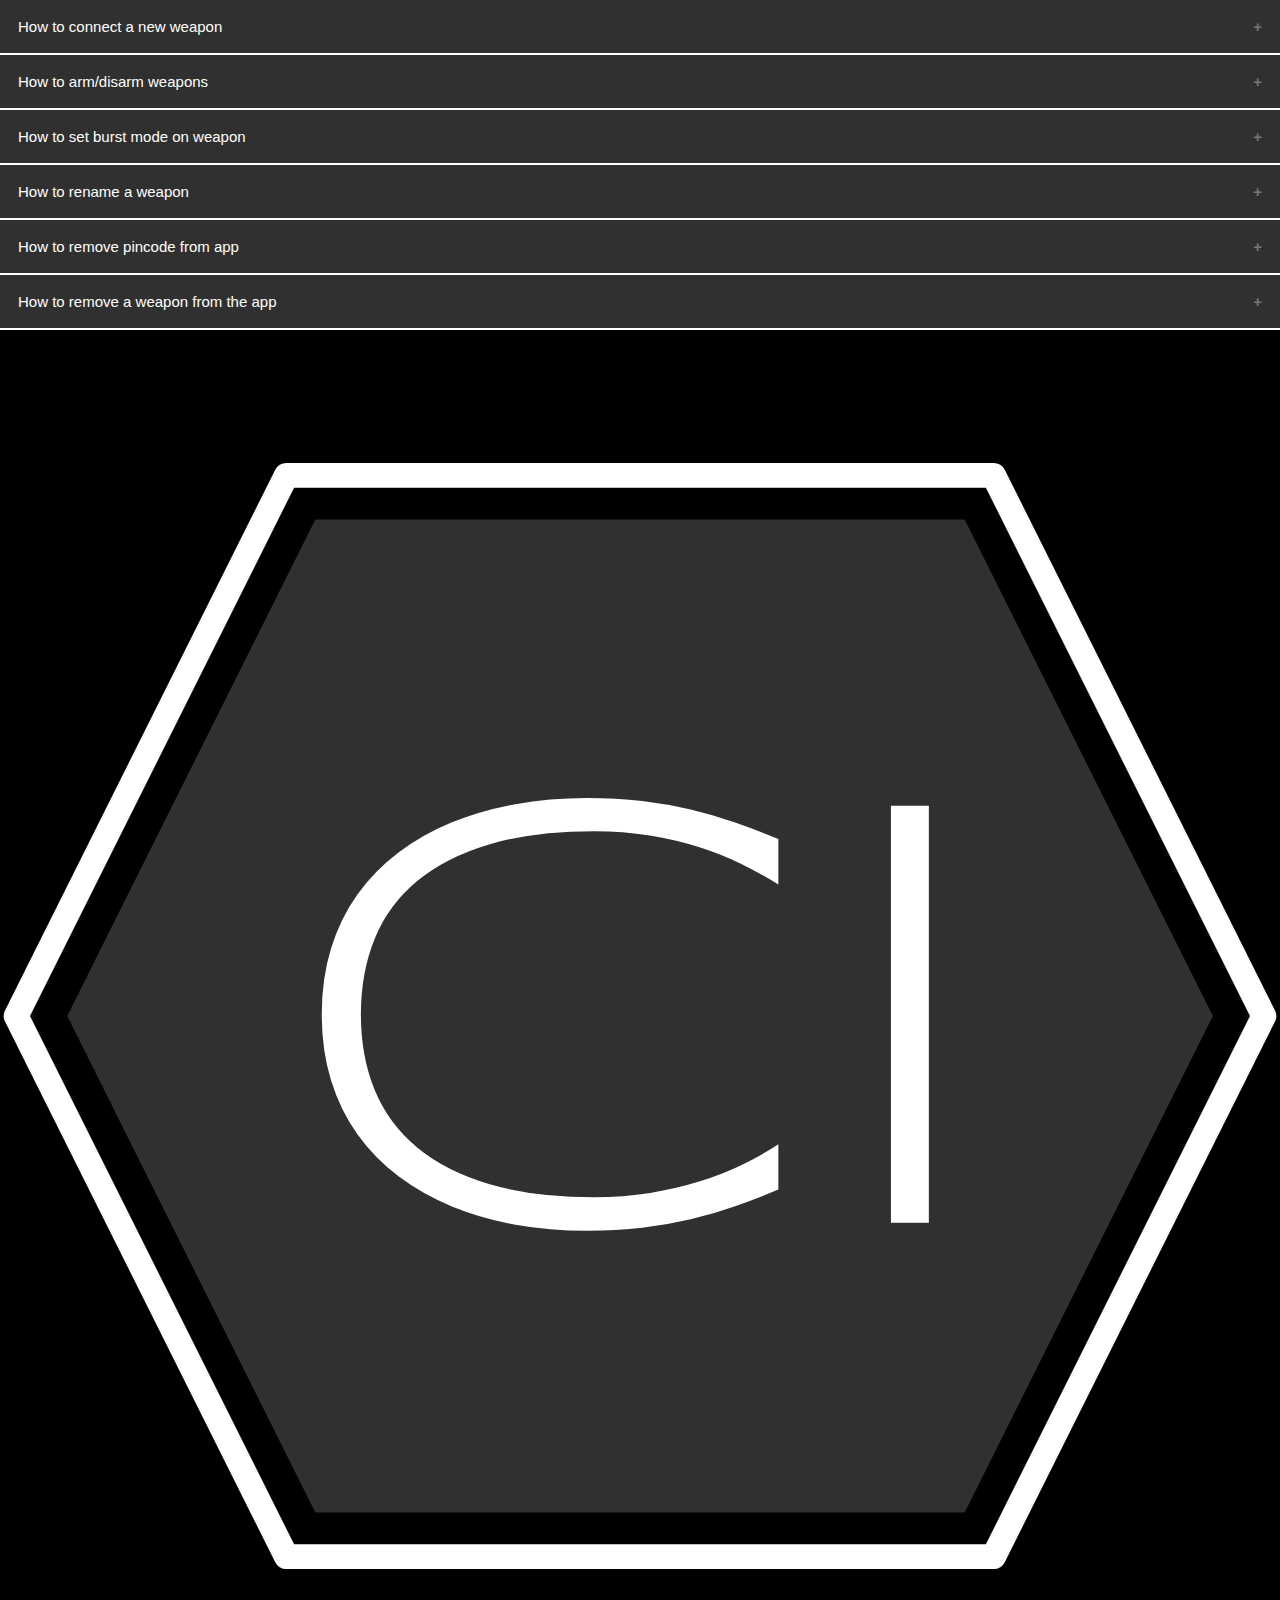
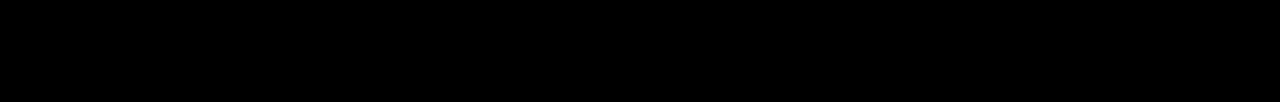
<file: app/src/main/assets/help_web/index.html>
<!DOCTYPE html>
<html>
    <head>
        <link rel="stylesheet" type="text/css" href="style.css" />
    </head>
    <body>


        <button class="accordion">How to connect a new weapon</button>
        <div class="panel">
            <ol>
                <li><p>Use your phones bluetooth settings to pair with the device</p></li>
                <li><p>Go to <span class="named">Devices</span> > <span class="named">Add device(+)</span></li>
                <li><p>Choose the device you previously paired with</p></li>
                <li><p>Your device is now connected!</p></li>
            </ol>
        </div>

        <button class="accordion">How to arm/disarm weapons</button>
        <div class="panel">
            <ol>
                <li><p>Go to <span class="named">Devices</span></p></li>
                <li><p>From here you can arm/disarm all your weapons</p></li>
            </ol>
        </div>

        <button class="accordion">How to set burst mode on weapon</button>
        <div class="panel">
            <ol>
                <li><p>Go to <span class="named">Devices</span></p></li>
                <li><p>Press the name of the weapon you want to control</p></li>
                <li><p>Press <span class="named">Start editing</span> and select the desired burst mode</p></li>
            </ol>
        </div>

        <button class="accordion">How to rename a weapon</button>
        <div class="panel">
            <ol>
                <li><p>Go to <span class="named">Devices</span> </p></li>
                <li><p>Press the name of the weapon you want to rename</p></li>
                <li><p>Press <span class="named">Start editing</span> and press the name</p></li>
            </ol>
        </div>

        <button class="accordion">How to remove pincode from app</button>
        <div class="panel">
            <p>For safety reasons you must have a pincode</p>
        </div>

        <button class="accordion">How to remove a weapon from the app</button>
        <div class="panel">
            <p>This is currently not possible. For now you can un-install the app and re-install it,
                but be aware this will remove all your weapons from the app</p>
        </div>


        <footer>
            <div id="ci-info">
                <img src="ci_logo.svg" />
                <div>
                    <h3>Anything else?</h3>
                    <p>website:<br><a href="http://cph.industries/">cph.industries</a></p>
                    <p>mail:<br><a href="mailto:HQ@Cph.Industries">HQ@Cph.Industries</a></p>
                    <p>phone:<br><a href=tel:+4524830310">+4524830310</a></p>
                </div>
            </div>

        </footer>

        <script>
            // fra: https://www.w3schools.com/howto/howto_js_accordion.asp

            var acc = document.getElementsByClassName("accordion");
            var i;

            for (i = 0; i < acc.length; i++) {
              acc[i].addEventListener("click", function() {
                this.classList.toggle("active");
                var panel = this.nextElementSibling;
                if (panel.style.maxHeight){
                  panel.style.maxHeight = null;
                } else {
                  panel.style.maxHeight = panel.scrollHeight + "px";
                }
              });
            }
        </script>
    </body>
</html>
</file>
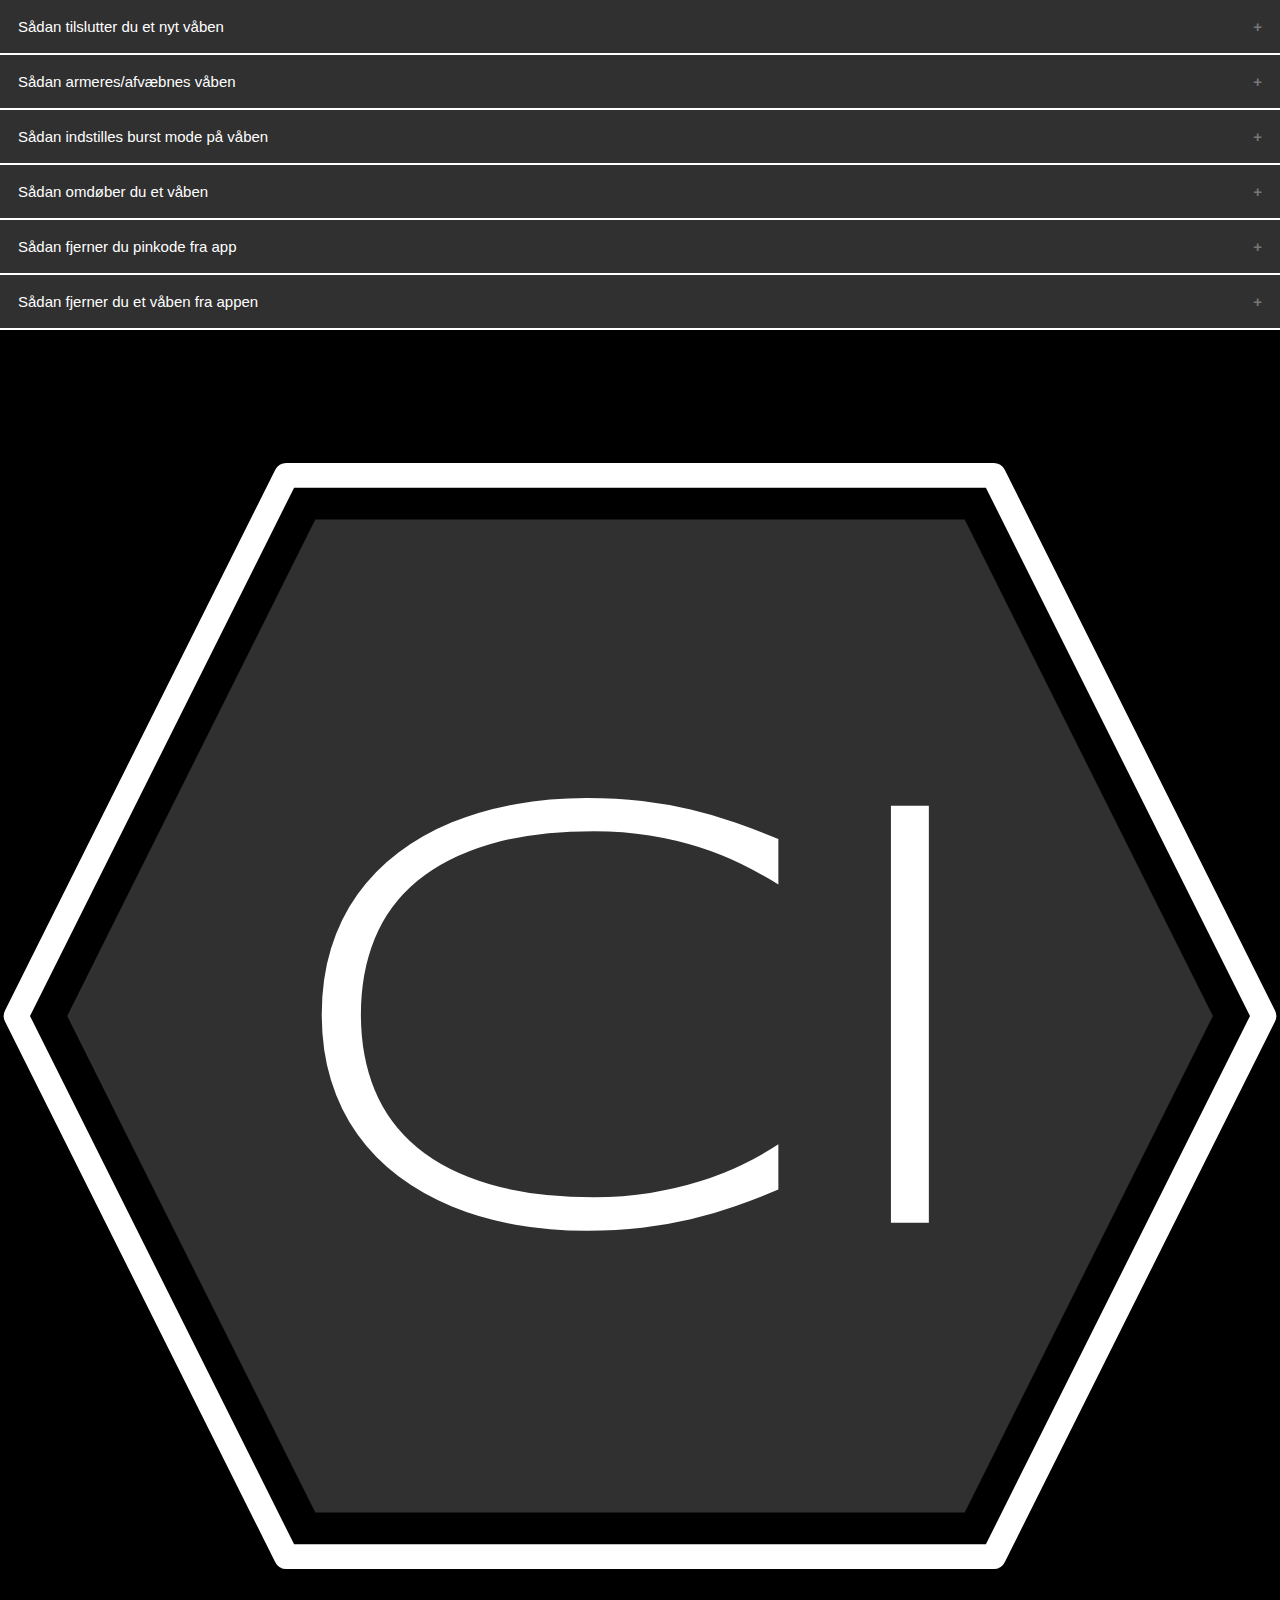
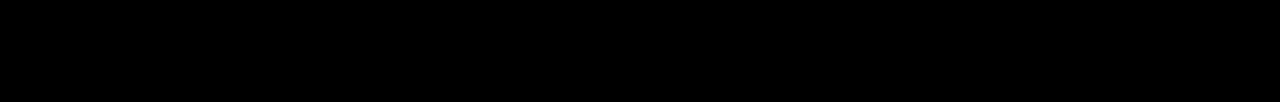
<file: app/src/main/assets/help_web/index_da.html>
<!DOCTYPE html>
<html>
    <head>
        <link rel="stylesheet" type="text/css" href="style.css" />
        <meta charset="utf-8">

    </head>
    <body>


        <button class="accordion">Sådan tilslutter du et nyt våben</button>
        <div class="panel">
            <ol>
                <li><p>Brug din telefons bluetooth indstillinger for at parre med enheden</p></li>
                <li><p>Gå til <span class="named">Enheder</span> > <span class="named">Tilføj enhed(+)</span></li>
                <li><p>Vælg den enhed, du tidligere har parret med</p></li>
                <li><p>Din enhed er nu forbundet!</p></li>
            </ol>
        </div>

        <button class="accordion">Sådan armeres/afvæbnes våben</button>
        <div class="panel">
            <ol>
                <li><p>Gå til <span class="named">Enheder</span></p></li>
                <li><p>Herfra kan du armere/afvæbne alle dine våben</p></li>
            </ol>
        </div>

        <button class="accordion">Sådan indstilles burst mode på våben</button>
        <div class="panel">
            <ol>
                <li><p>Gå til <span class="named">Enheder</span></p></li>
                <li><p>Tryk på navnet på det våben, du vil kontrollere</p></li>
                <li><p>Tryk på ikonet ud for <span class="named">Tilstand</span></p></li>
            </ol>
        </div>

        <button class="accordion">Sådan omdøber du et våben</button>
        <div class="panel">
            <ol>
                <li><p>Gå til <span class="named">Enheder</span> </p></li>
                <li><p>Tryk på navnet på det våben, du vil omdøbe</p></li>
                <li><p>I menuen tryk <span class="named">rediger</span>><span class="named">Skift navn på våben</span></p></li>
            </ol>
        </div>

        <button class="accordion">Sådan fjerner du pinkode fra app</button>
        <div class="panel">
            <p>Af sikkerhedsmæssige grunde skal du have en pinkode</p>
        </div>

        <button class="accordion">Sådan fjerner du et våben fra appen</button>
        <div class="panel">
            <li><p>Gå til <span class="named">Enheder</span> </p></li>
            <li><p>Tryk på navnet på det våben, du vil slette</p></li>
            <li><p>I menuen tryk <span class="named">slet</span></span></p></li>
        </div>


        <footer>
            <div id="ci-info">
                <img src="ci_logo.svg" />
                <div>
                    <h3>Ellers andet?</h3>
                    <p>Hjemmeside:<br><a href="http://cph.industries/">cph.industries</a></p>
                    <p>Mail:<br><a href="mailto:HQ@Cph.Industries">HQ@Cph.Industries</a></p>
                    <p>Telefon:<br><a href=tel:+4524830310">+4524830310</a></p>
                </div>
            </div>

        </footer>

        <script>
            // fra: https://www.w3schools.com/howto/howto_js_accordion.asp

            var acc = document.getElementsByClassName("accordion");
            var i;

            for (i = 0; i < acc.length; i++) {
              acc[i].addEventListener("click", function() {
                this.classList.toggle("active");
                var panel = this.nextElementSibling;
                if (panel.style.maxHeight){
                  panel.style.maxHeight = null;
                } else {
                  panel.style.maxHeight = panel.scrollHeight + "px";
                }
              });
            }
        </script>
    </body>
</html>
</file>
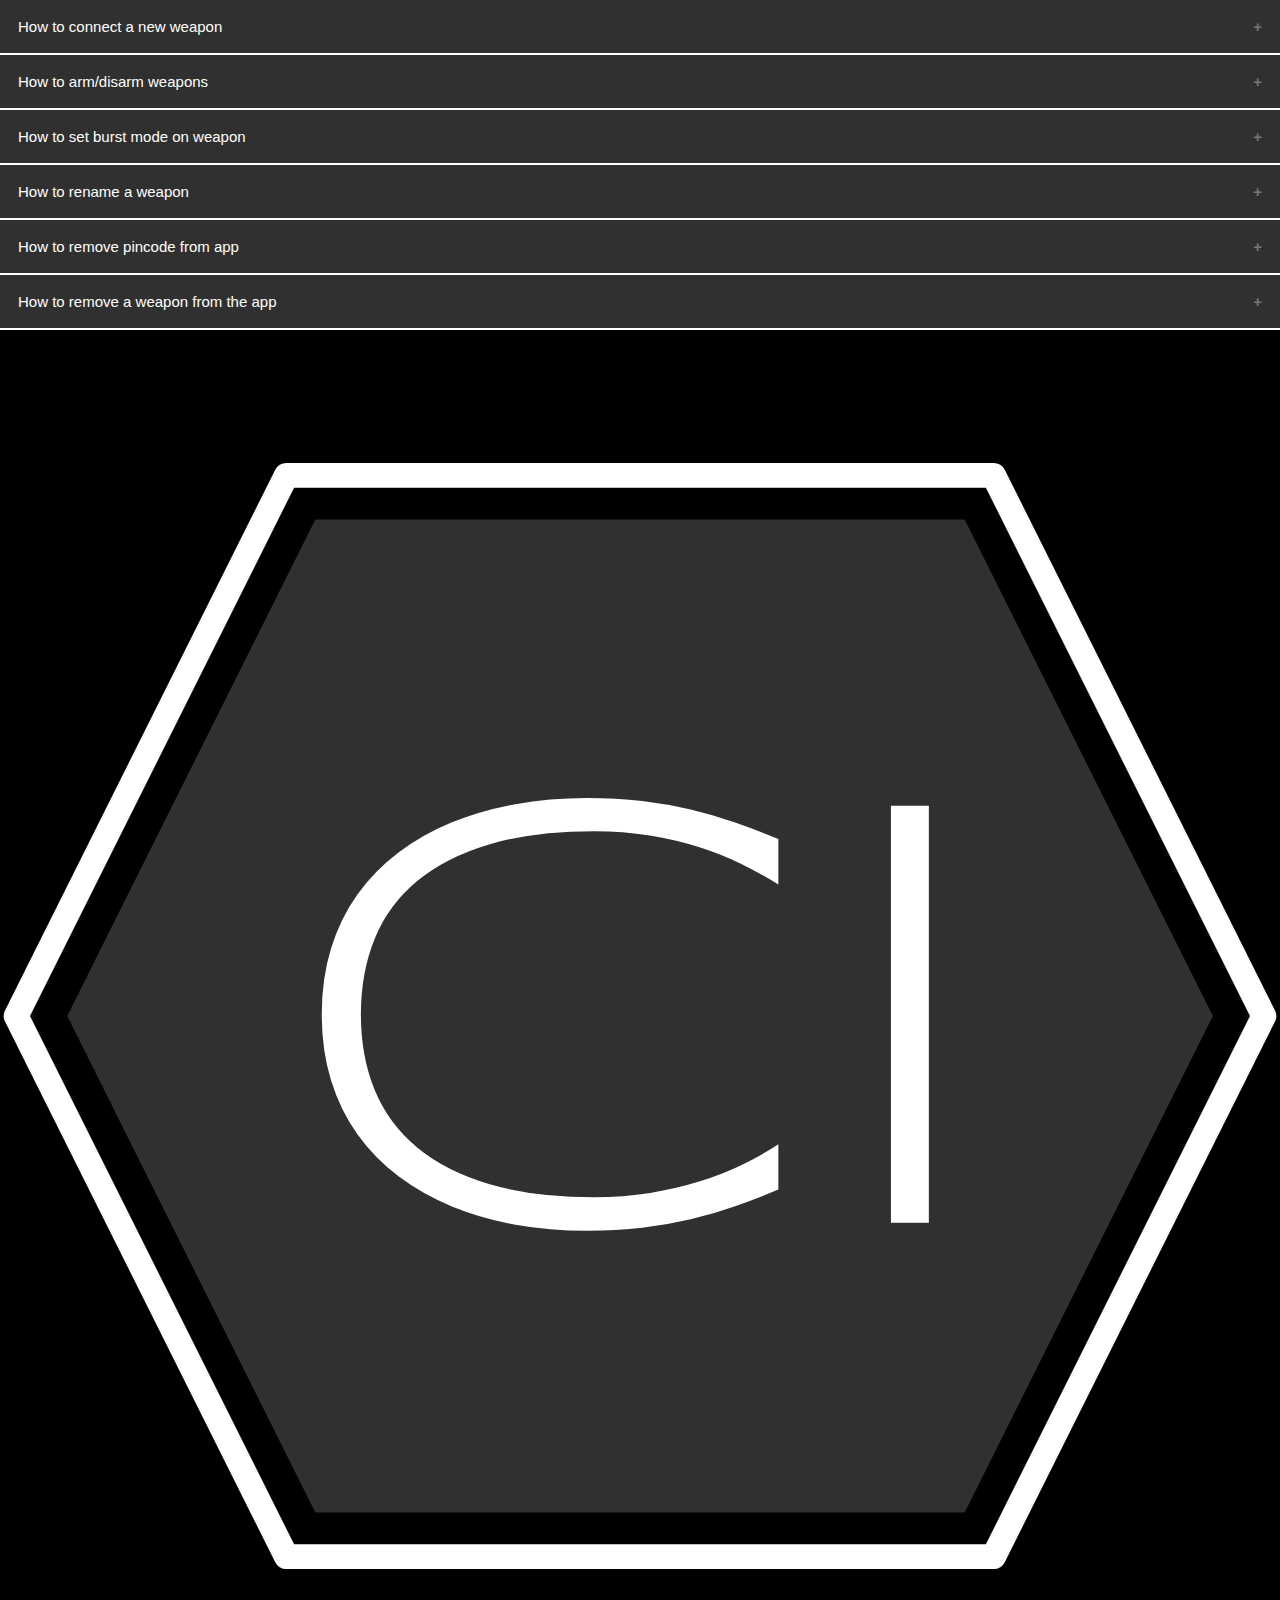
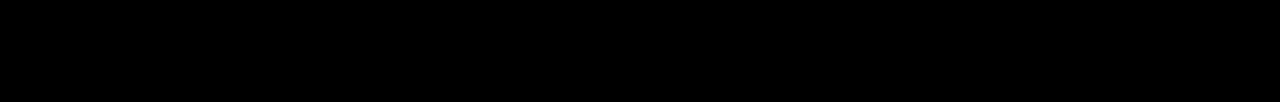
<file: app/src/main/assets/help_web/index_en.html>
<!DOCTYPE html>
<html>
    <head>
        <link rel="stylesheet" type="text/css" href="style.css" />
        <meta charset="utf-8">

    </head>
    <body>


        <button class="accordion">How to connect a new weapon</button>
        <div class="panel">
            <ol>
                <li><p>Use your phones bluetooth settings to pair with the device</p></li>
                <li><p>Go to <span class="named">Devices</span> > <span class="named">Add device(+)</span></li>
                <li><p>Choose the device you previously paired with</p></li>
                <li><p>Your device is now connected!</p></li>
            </ol>
        </div>

        <button class="accordion">How to arm/disarm weapons</button>
        <div class="panel">
            <ol>
                <li><p>Go to <span class="named">Devices</span></p></li>
                <li><p>From here you can arm/disarm all your weapons</p></li>
            </ol>
        </div>

        <button class="accordion">How to set burst mode on weapon</button>
        <div class="panel">
            <ol>
                <li><p>Go to <span class="named">Devices</span></p></li>
                <li><p>Press the name of the weapon you want to control</p></li>
                <li><p>Press the icon across from <span class="named">mode</span></p></li>
            </ol>
        </div>

        <button class="accordion">How to rename a weapon</button>
        <div class="panel">
            <ol>
                <li><p>Go to <span class="named">Devices</span> </p></li>
                <li><p>Press the name of the weapon you want to rename</p></li>
                <li><p>In the menu, press<span class="named">Edit</span>><span class="named">Change Weapon Name</span></p></li>
            </ol>
        </div>

        <button class="accordion">How to remove pincode from app</button>
        <div class="panel">
            <p>For safety reasons you must have a pincode</p>
        </div>

        <button class="accordion">How to remove a weapon from the app</button>
        <div class="panel">
            <li><p>Go to <span class="named">Devices</span> </p></li>
            <li><p>Press the name of the weapon you want to delete</p></li>
            <li><p>In the menu, press <span class="named">Delete</span></p></li>
        </div>


        <footer>
            <div id="ci-info">
                <img src="ci_logo.svg" />
                <div>
                    <h3>Anything else?</h3>
                    <p>Website:<br><a href="http://cph.industries/">cph.industries</a></p>
                    <p>Mail:<br><a href="mailto:HQ@Cph.Industries">HQ@Cph.Industries</a></p>
                    <p>Phone:<br><a href=tel:+4524830310">+4524830310</a></p>
                </div>
            </div>

        </footer>

        <script>
            // fra: https://www.w3schools.com/howto/howto_js_accordion.asp

            var acc = document.getElementsByClassName("accordion");
            var i;

            for (i = 0; i < acc.length; i++) {
              acc[i].addEventListener("click", function() {
                this.classList.toggle("active");
                var panel = this.nextElementSibling;
                if (panel.style.maxHeight){
                  panel.style.maxHeight = null;
                } else {
                  panel.style.maxHeight = panel.scrollHeight + "px";
                }
              });
            }
        </script>
    </body>
</html>
</file>
<file: app/src/main/assets/help_web/style.css>
body{
    margin: 0;
    padding: 0;
    background-color: #303030;
}

footer {
    width: 100%;
    margin: 0;
    background-color: #000000;
}

footer #ci-info{
    display: flex;
    flex-direction: row;
    flex-wrap: nowrap;
    color: white;
}

footer #ci-info img {

}

footer #ci-info div {
    padding-left: 20px;
    flex-grow: 1;
}


.panel p{

    padding-left: 15px;
}

.panel span.named {
    word-wrap: normal;
    word-break: keep-all;
    font-weight: bold;
    background-color: #454545;
    border: 1px solid white;
    border-radius: 8px;
    padding-top: 3px;
    padding-bottom: 3px;
    padding-left: 5px;
    padding-right: 5px;
}

/* Fra: https://www.w3schools.com/howto/howto_js_accordion.asp */
.accordion {
    background-color: #303030;
    color: #ffffff;
    cursor: pointer;
    padding: 18px;
    width: 100%;
    border: none;
    text-align: left;
    outline: none;
    font-size: 15px;
    transition: 0.4s;
}


.accordion:after {
    content: "+";
    color: #777777;
    font-weight: bold;
    float: right;
    margin-left: 5px;
}

.active:after {
    content: "-";
}

.panel {
    border-top: 0.5px solid white;
    border-bottom: 0.5px solid white;
    padding: 0 18px;
    background-color: #404040;
      color: #ffffff;
    max-height: 0;
    overflow: hidden;
    transition: max-height 0.2s ease-out;
}

/* unvisited link */
a:link {
    color: lightblue;
}

/* visited link */
a:visited {
    color: green;
}
</file>
